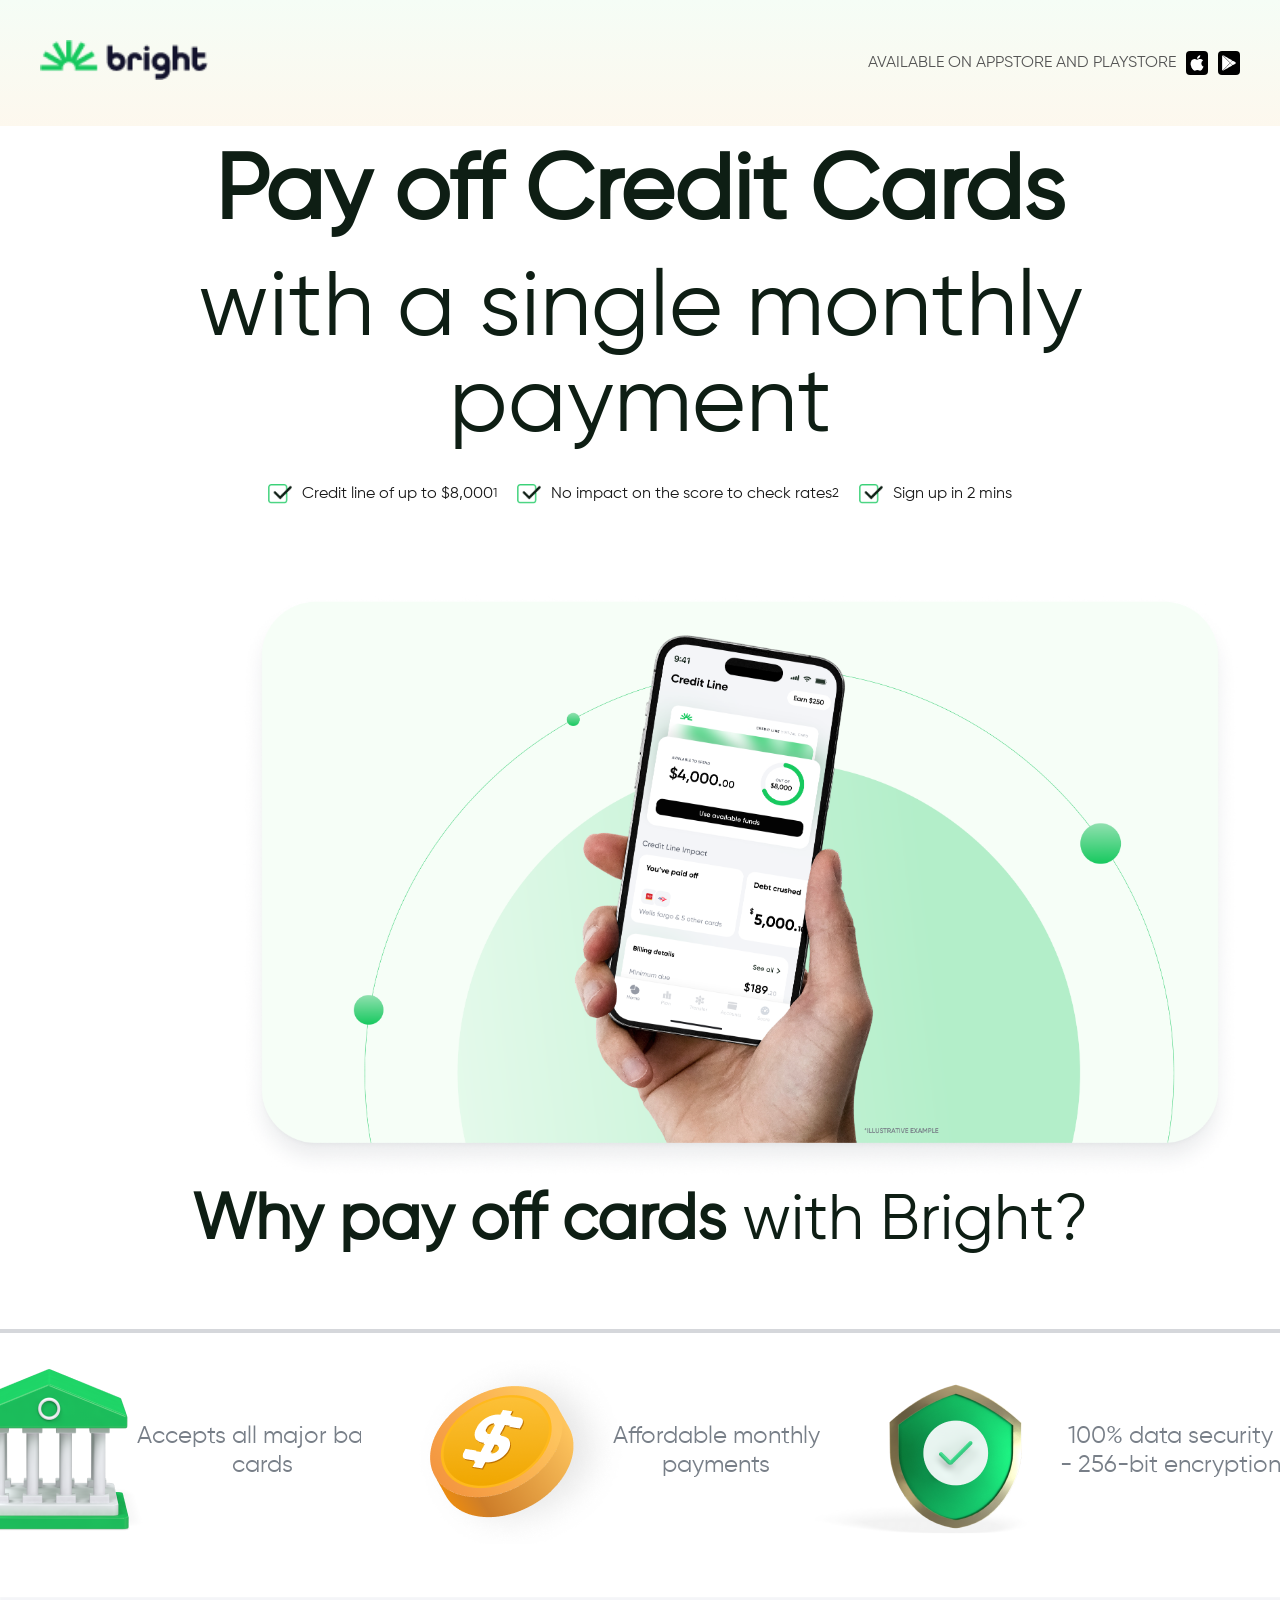
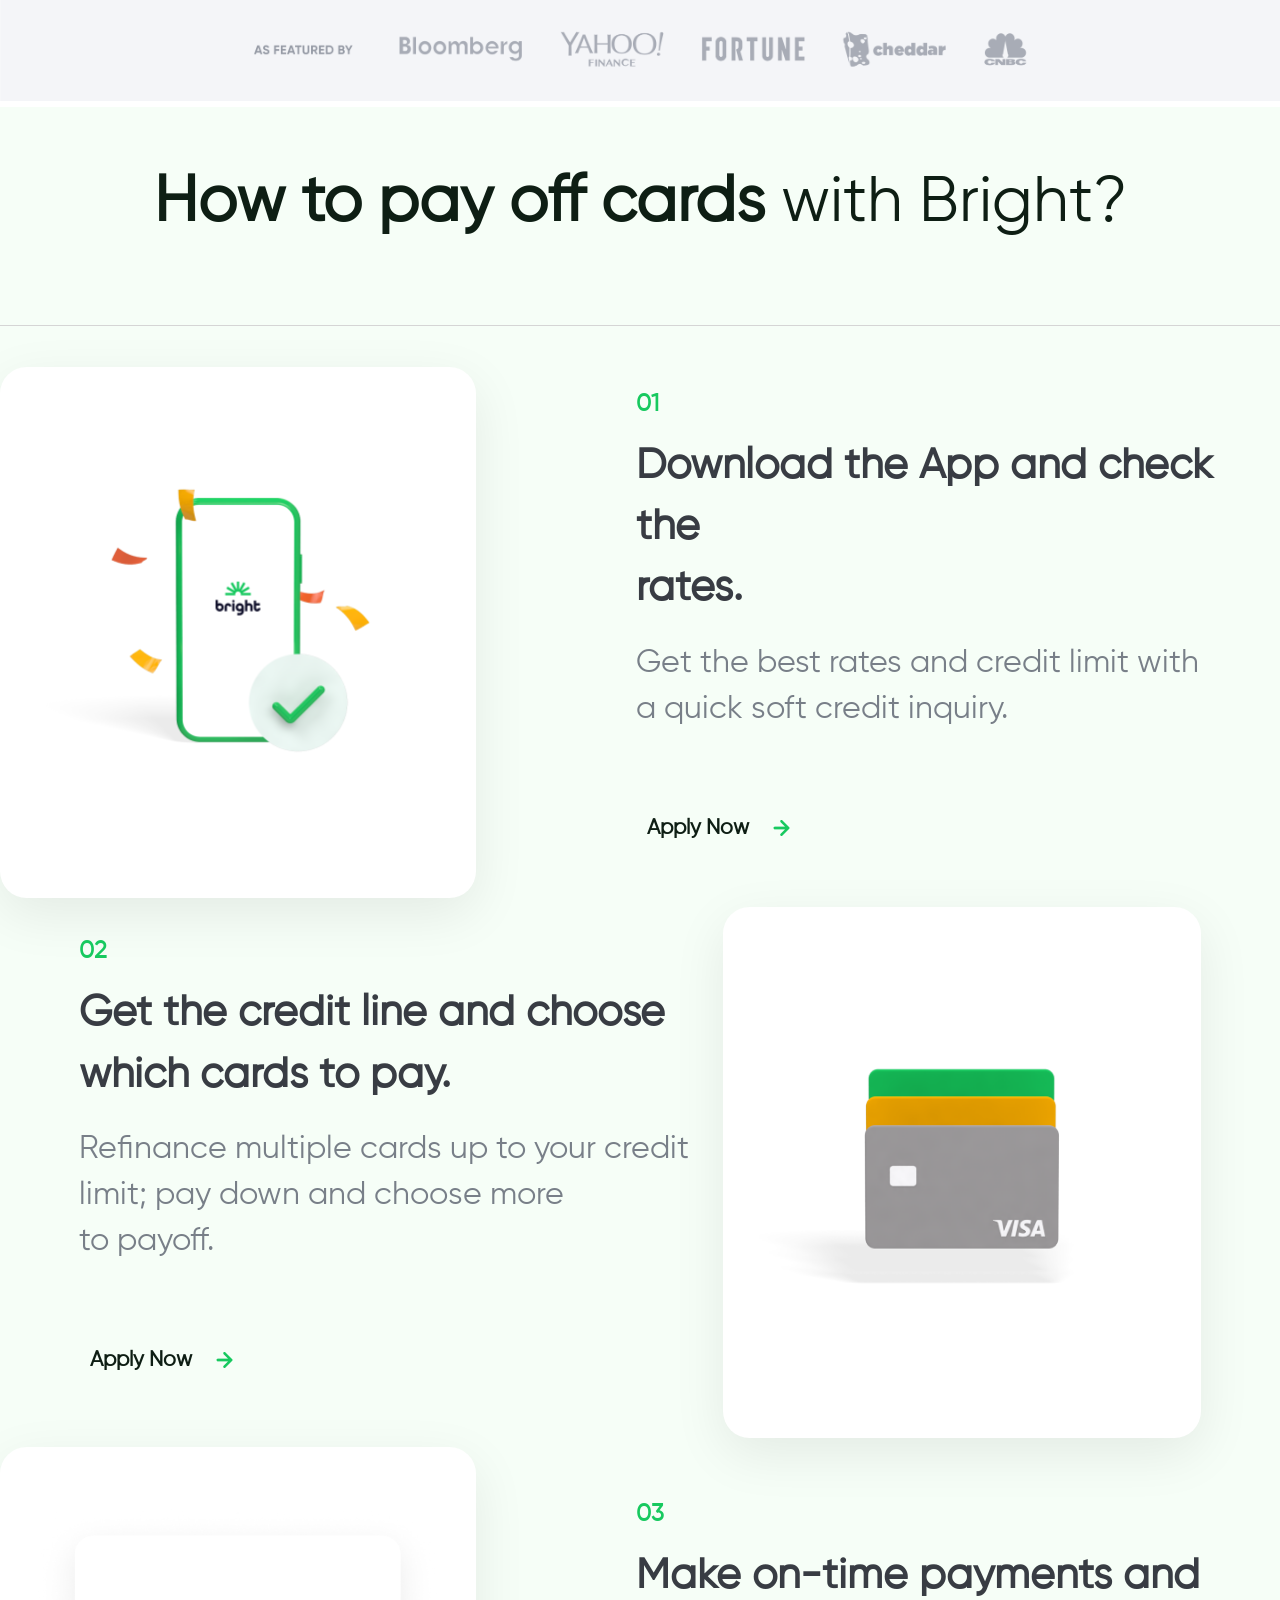
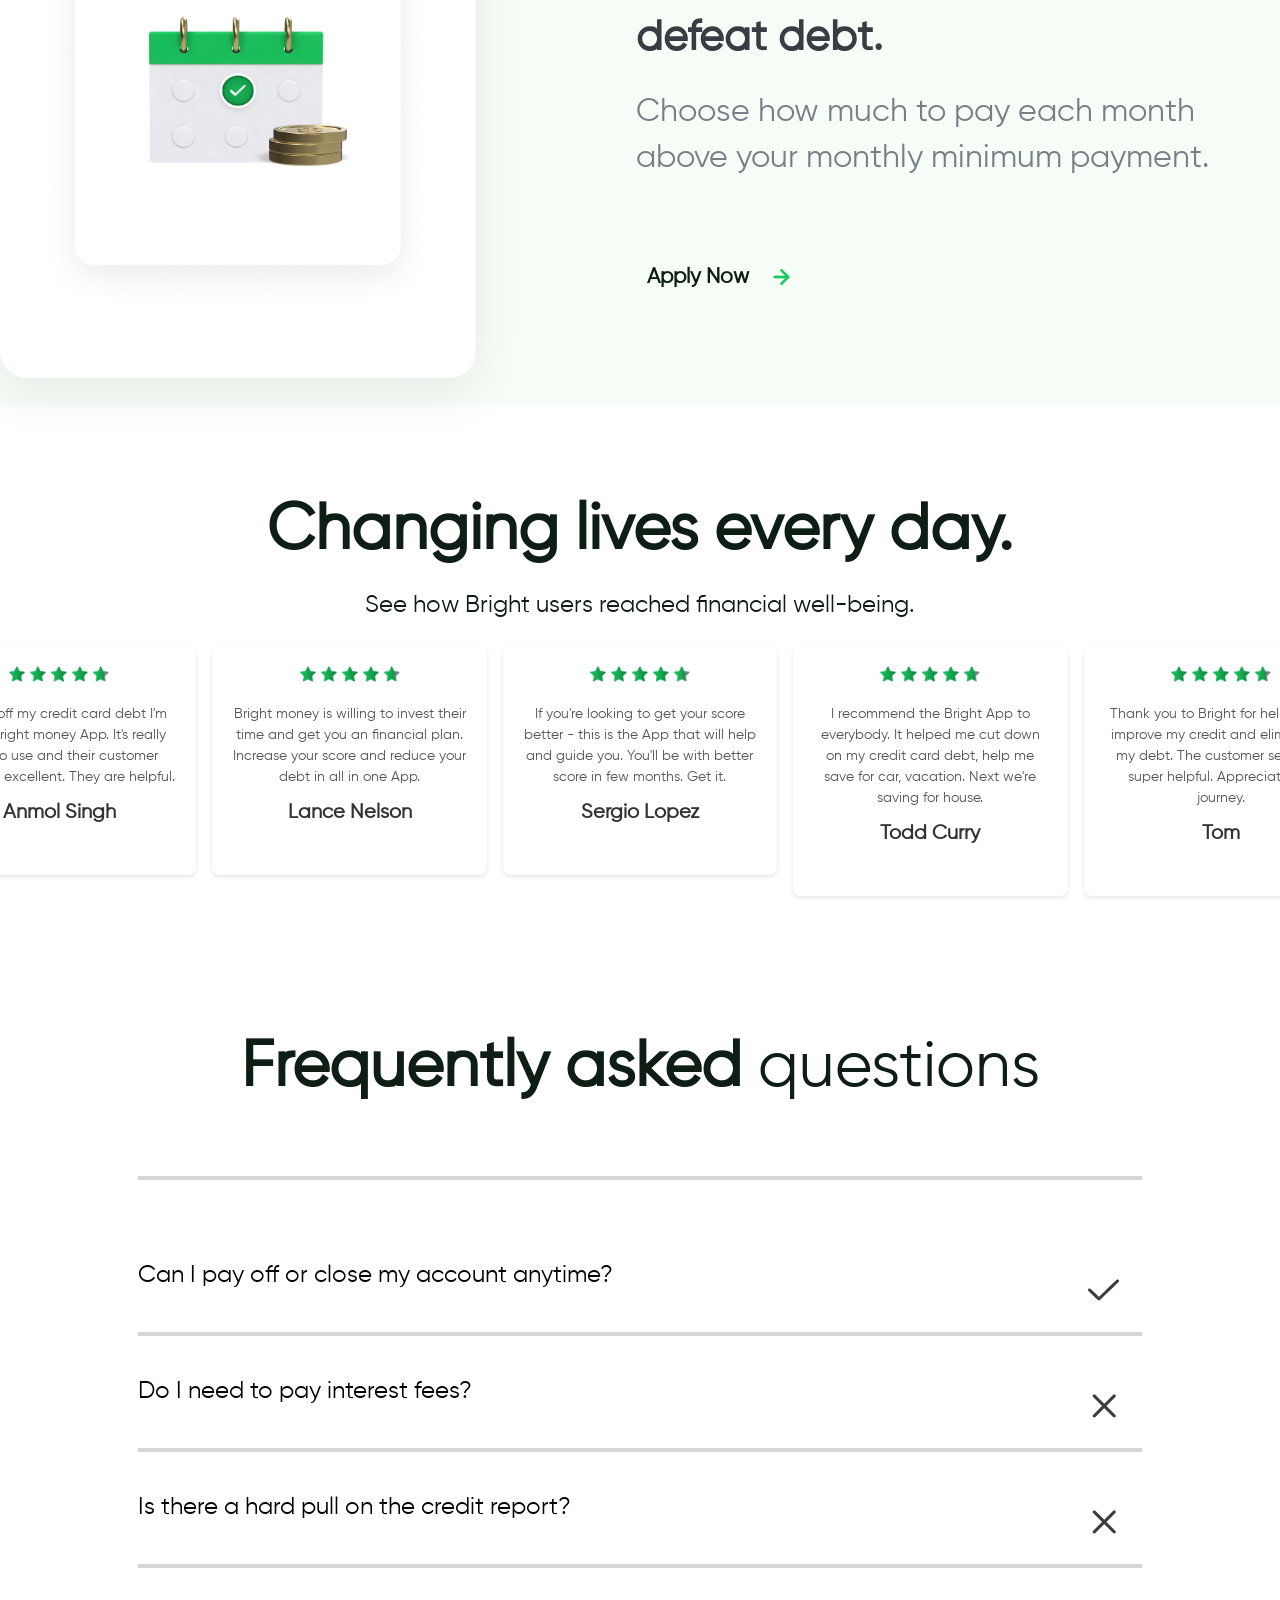
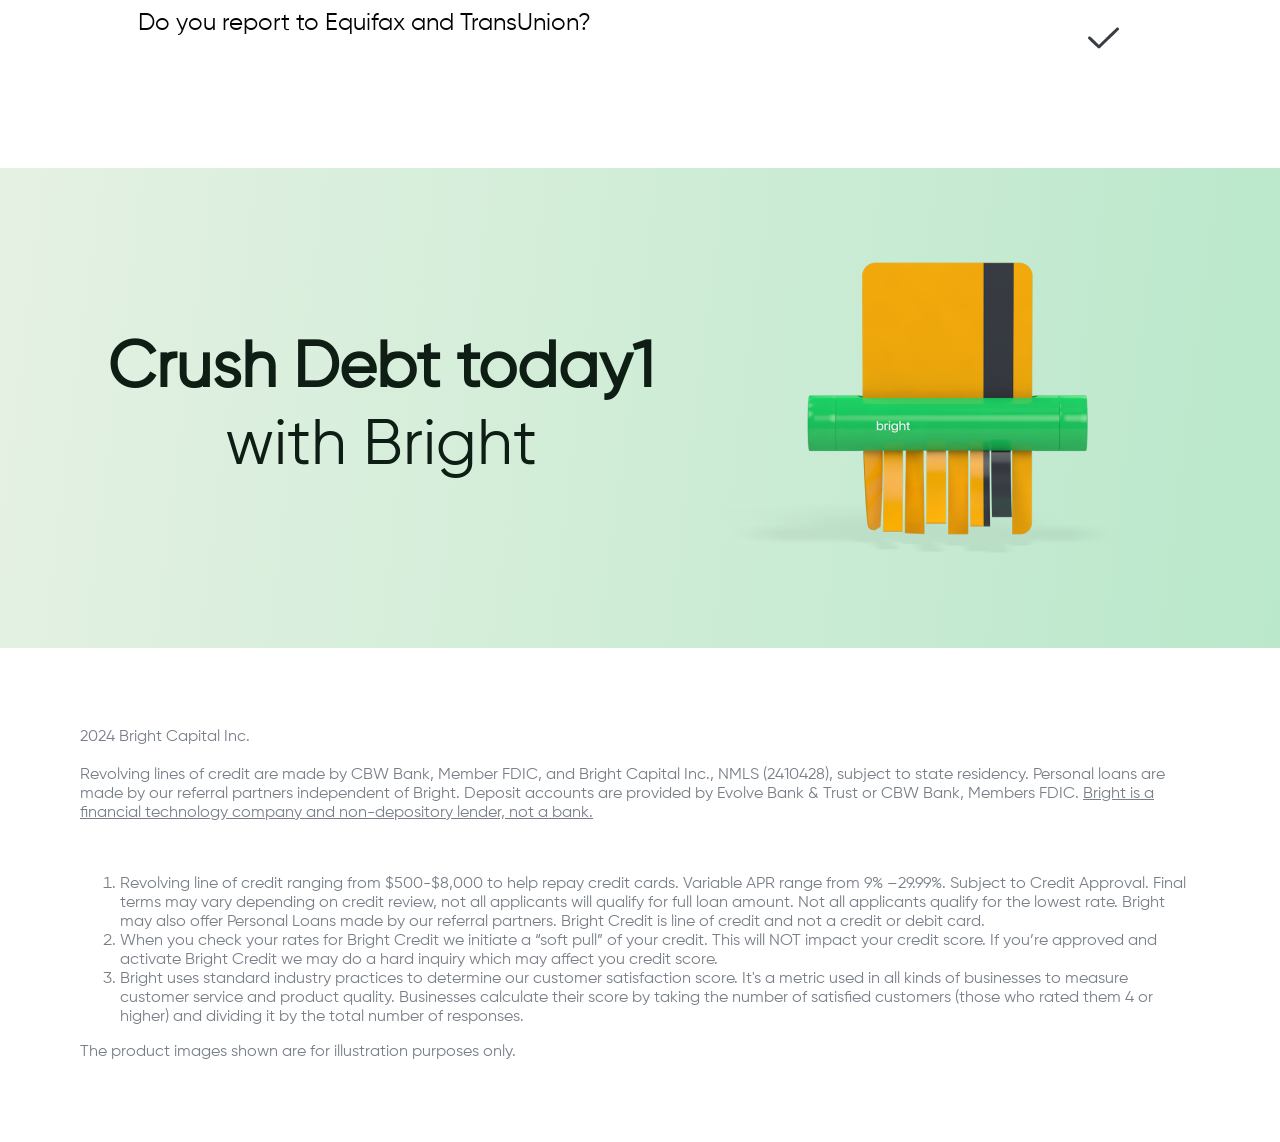
<file: index.html>
<!DOCTYPE html>
<html lang="en">
  <head>
    <!--Google Tag Manager -->
    <script>
      (function (w, d, s, l, i) {
        w[l] = w[l] || [];
        w[l].push({ "gtm.start": new Date().getTime(), event: "gtm.js" });
        var f = d.getElementsByTagName(s)[0],
          j = d.createElement(s),
          dl = l != "dataLayer" ? "&l=" + l : "";
        j.async = true;
        j.src = "https://www.googletagmanager.com/gtm.js?id=" + i + dl;
        f.parentNode.insertBefore(j, f);
      })(window, document, "script", "dataLayer", "G-F4E2Q1ELGJ");
    </script>
    <!--End Google Tag Manager-->
    <!-- Google tag (gtag.js) -->
    <script
      async
      src="https://www.googletagmanager.com/gtag/js?id=G-F4E2Q1ELGJ"
    ></script>
    <script>
      window.dataLayer = window.dataLayer || [];
      function gtag() {
        dataLayer.push(arguments);
      }
      gtag("js", new Date());

      gtag("config", "G-F4E2Q1ELGJ");
    </script>

    <meta charset="UTF-8" />
    <meta name="viewport" content="width=device-width, initial-scale=1.0" />
    <title>Credit Card Payment</title>
    <link rel="stylesheet" href="styles.css" />
    <script type="application/ld+json">
      {
        "@context": "https://schema.org",
        "@type": "Person",
        "name": "John Doe",
        "jobTitle": "SEO Specialist",
        "url": "https://www.johndoe.com",
        "image": "https://www.johndoe.com/john-doe.jpg",
        "description": "John Doe is an expert in Search Engine Optimization with 10+ years of experience.",
        "sameAs": [
          "https://www.linkedin.com/in/johndoe",
          "https://twitter.com/johndoe"
        ]
      }
    </script>
    <script type="application/ld+json">
      {
        "@context": "https://schema.org",
        "@type": "Product",
        "name": "SEO Guide Book",
        "image": ["https://www.example.com/images/seo-guide-book.jpg"],
        "description": "A comprehensive guide to mastering SEO optimization.",
        "brand": {
          "@type": "Brand",
          "name": "SEO Guru"
        },
        "sku": "12345",
        "offers": {
          "@type": "Offer",
          "url": "https://www.example.com/seo-guide-book",
          "priceCurrency": "USD",
          "price": "29.99",
          "itemCondition": "https://schema.org/NewCondition",
          "availability": "https://schema.org/InStock"
        }
      }
    </script>
  </head>
  <body>
    <!-- Google Tag Manager (noscript) -->
    <noscript
      ><iframe
        src="https://www.googletagmanager.com/ns.html?id=G-F4E2Q1ELGJ"
        height="0"
        width="0"
        style="display: none; visibility: hidden"
      ></iframe
    ></noscript>
    <!-- End Google Tag Manager (noscript) -->
    <header>
      <div class="container">
        <div class="navbar">
          <div class="logo">
            <img
              src="./public/Bright Primary Horizontal - Dark.png"
              alt="Bright Logo"
            />
          </div>
          <div class="top-right-div">
            <p>AVAILABLE ON APPSTORE AND PLAYSTORE</p>
            <div class="top-right">
              <img src="./public/Apple Icon.png" alt="App Store" />
              <img src="public/Gplay Icon.png" alt="Play Store" />
            </div>
          </div>
        </div>
      </div>
    </header>
    <main>
      <section>
        <div class="hero-text">
          <h1>Pay off Credit Cards<br /></h1>
          <p>with a single monthly payment</p>
        </div>
        <div class="features">
          <div class="feature">
            <img src="./public/checkmark.png" alt="Checkmark" />
            Credit line of up to $8,000<sup>1</sup>
          </div>
          <div class="feature">
            <img src="./public/checkmark.png" alt="Checkmark" />
            No impact on the score to check rates<sup>2</sup>
          </div>
          <div class="feature">
            <img src="./public/checkmark.png" alt="Checkmark" />
            Sign up in 2 mins
          </div>
        </div>
        <div class="hero-image">
          <img src="./public/image_hero_main.png" alt="Hero Image" />
        </div>
      </section>

      <section class="why-bright-section">
        <div class="why-bright-header">
          <div class="why-bright-title">
            <span class="why-bright-title-bold">Why pay off cards </span>
            <span class="why-bright-title-light">with Bright?</span>
          </div>
        </div>
        <div class="why-bright-divider"></div>
        <div class="why-bright-features">
          <div class="why-bright-feature-item">
            <div class="why-bright-feature-icon">
              <img src="./public/BankImage.png" alt="Bank cards" />
            </div>
            <div class="why-bright-feature-text">
              Accepts all major bank <br />
              cards
            </div>
          </div>

          <div class="why-bright-feature-item">
            <div class="why-bright-feature-icon">
              <img src="./public/CoinImage.png" alt="Data security" />
            </div>
            <div class="why-bright-feature-text">
              Affordable monthly <br />
              payments
            </div>
          </div>
          <div class="why-bright-feature-item">
            <div class="why-bright-feature-icon">
              <img
                src="./public/Security.png"
                alt="Encryption"
                class="feature-overlay"
              />
            </div>
            <div class="why-bright-feature-text">
              100% data security<br />
              - 256-bit encryption
            </div>
          </div>
        </div>
      </section>

      <section class="companyList">
        <img
          src="./public/CompanyList.png"
          alt="Company List"
          class="company-list"
        />
      </section>

      <section class="bg-how-to-pay">
        <div class="how-to-pay-section">
          <div class="how-to-pay-title">
            <span class="how-to-pay-bold">How to pay off cards </span>
            <span class="how-to-pay-light">with Bright?</span>
          </div>

          <div class="how-to-pay-step">
            <div class="step-image-wrapper">
              <img src="./public/mobileImage.png" alt="Step Image" />
            </div>
            <div class="step-content">
              <div class="step-details">
                <div class="step-number">01</div>
                <div class="step-title">
                  Download the App and check the <br />
                  rates.
                </div>
                <div class="step-description">
                  Get the best rates and credit limit with <br />a quick soft
                  credit inquiry.
                </div>
              </div>
              <div class="apply-now">
                <div class="apply-text">Apply Now</div>
                <img src="./public/right arrow.png" alt="Right Arrow" />
              </div>
            </div>
          </div>
          <div class="how-to-pay-step-2">
            <div class="step-image-wrapper">
              <img src="./public/Card.png" alt="Step Image" />
            </div>
            <div class="step-content">
              <div class="step-details">
                <div class="step-number">02</div>
                <div class="step-title">
                  Get the credit line and choose <br />which cards to pay.
                </div>
                <div class="step-description">
                  Refinance multiple cards up to your credit<br />
                  limit; pay down and choose more<br />
                  to payoff.
                </div>
              </div>
              <div class="apply-now">
                <div class="apply-text">Apply Now</div>
                <img src="./public/right arrow.png" alt="Right Arrow" />
              </div>
            </div>
          </div>

          <div class="how-to-pay-step">
            <div class="step-image-wrapper">
              <img src="./public/Calender.png" alt="Step Image" />
            </div>
            <div class="step-content">
              <div class="step-details">
                <div class="step-number">03</div>
                <div class="step-title">
                  Make on-time payments and defeat debt.
                </div>
                <div class="step-description">
                  Choose how much to pay each month<br />
                  above your monthly minimum payment.
                </div>
              </div>
              <div class="apply-now">
                <div class="apply-text">Apply Now</div>
                <img src="./public/right arrow.png" alt="Right Arrow" />
              </div>
            </div>
          </div>
        </div>
      </section>

      <!-- Testimonials Section -->
      <section class="testimonials-container">
        <div class="testimonials-wrapper">
          <div class="testimonials-header">
            <div class="header-content">
              <h1 class="main-heading">Changing lives every day.</h1>
              <p class="sub-heading">
                See how Bright users reached financial well-being.
              </p>
            </div>
          </div>

          <div class="testimonials-grid">
            <!-- Testimonial Card 1 -->
            <article class="testimonial-card-wrapper">
              <div class="testimonial-card">
                <div class="rating-container">
                  <img src="./public/RATING.png" alt="Rating" />
                </div>
                <div class="testimonial-content">
                  <p class="testimonial-text">
                    To Pay off my credit card debt I'm using Bright money App.
                    It's really easy to use and their customer service is
                    excellent. They are helpful.
                  </p>
                  <p class="testimonial-author">Anmol Singh</p>
                </div>
              </div>
            </article>

            <!-- Testimonial Card 2 -->
            <article class="testimonial-card-wrapper">
              <div class="testimonial-card">
                <div class="rating-container">
                  <img src="./public/RATING.png" alt="Rating" />
                </div>
                <div class="testimonial-content">
                  <p class="testimonial-text">
                    Bright money is willing to invest their time and get you an
                    financial plan. Increase your score and reduce your debt in
                    all in one App.
                  </p>
                  <p class="testimonial-author">Lance Nelson</p>
                </div>
              </div>
            </article>

            <!-- Testimonial Card 3 -->
            <article class="testimonial-card-wrapper">
              <div class="testimonial-card">
                <div class="rating-container">
                  <img src="./public/RATING.png" alt="Rating" />
                </div>
                <div class="testimonial-content">
                  <p class="testimonial-text">
                    If you're looking to get your score better - this is the App
                    that will help and guide you. You'll be with better score in
                    few months. Get it.
                  </p>
                  <p class="testimonial-author">Sergio Lopez</p>
                </div>
              </div>
            </article>

            <!-- Testimonial Card 4 -->
            <article class="testimonial-card-wrapper">
              <div class="testimonial-card">
                <div class="rating-container">
                  <img src="./public/RATING.png" alt="Rating" />
                </div>
                <div class="testimonial-content">
                  <p class="testimonial-text">
                    I recommend the Bright App to everybody. It helped me cut
                    down on my credit card debt, help me save for car, vacation.
                    Next we're saving for house.
                  </p>
                  <p class="testimonial-author">Todd Curry</p>
                </div>
              </div>
            </article>

            <!-- Testimonial Card 5 -->
            <article class="testimonial-card-wrapper">
              <div class="testimonial-card">
                <div class="rating-container">
                  <img src="./public/RATING.png" alt="Rating" />
                </div>
                <div class="testimonial-content">
                  <p class="testimonial-text">
                    Thank you to Bright for helping me improve my credit and
                    eliminating my debt. The customer service is super helpful.
                    Appreciate the journey.
                  </p>
                  <p class="testimonial-author">Tom</p>
                </div>
              </div>
            </article>
          </div>
        </div>
      </section>

      <section class="faq">
        <div class="faq__container">
          <div class="faq__header">
            <span class="faq__title faq__title--bold">Frequently asked </span>
            <span class="faq__title">questions</span>
          </div>

          <div class="faq__divider"></div>

          <div class="faq__content">
            <div class="faq__item">
              <div class="faq__icon-wrapper">
                <img src="./public/tick.png" alt="Tick" />
              </div>
              <div class="faq__question">
                Can I pay off or close my account anytime?
              </div>
            </div>

            <div class="faq__divider"></div>

            <div class="faq__item">
              <div class="faq__icon-wrapper">
                <img src="./public/cross.png" alt="Tick" />
              </div>
              <div class="faq__question">Do I need to pay interest fees?</div>
            </div>

            <div class="faq__divider"></div>

            <div class="faq__item">
              <div class="faq__icon-wrapper">
                <img src="./public/cross.png" alt="Tick" />
              </div>
              <div class="faq__question">
                Is there a hard pull on the credit report?
              </div>
            </div>

            <div class="faq__divider"></div>

            <div class="faq__item">
              <div class="faq__icon-wrapper">
                <img src="./public/tick.png" alt="Tick" />
              </div>
              <div class="faq__question">
                Do you report to Equifax and TransUnion?
              </div>
            </div>
          </div>
        </div>
      </section>

      <section class="foot-upper-container">
        <div class="foot-upper-content">
          <div class="foot-upper-text-wrapper">
            <div class="foot-upper-headline">
              <span class="foot-upper-headline-bold">Crush Debt today1 </span
              ><br />
              <span class="foot-upper-headline-regular">with Bright</span>
            </div>
          </div>
          <button
            class="get-started-btn"
            onclick="window.open('https://www.brightmoney.co/', '_blank');"
          >
            <h1>Get Started</h1>
            <img src="./public/Right Icon.png" alt="Right Icon" />
          </button>
        </div>

        <div class="foot-upper-image-container">
          <img
            src="./public/CreditCard.png"
            alt="Hero illustration"
            class="foot-upper-image"
          />
        </div>
      </section>
    </main>
  </body>
  <footer>
    <section class="footer">
      <div>
        <span
          style="
            color: #787f88;
            font-size: 16px;
            font-family: Gilroy;
            font-weight: 500;
            word-wrap: break-word;
          "
          >2024 Bright Capital Inc.<br /><br />Revolving lines of credit are
          made by CBW Bank, Member FDIC, and Bright Capital Inc., NMLS
          (2410428), subject to state residency. Personal loans are made by our
          referral partners independent of Bright. Deposit accounts are provided
          by Evolve Bank & Trust or CBW Bank, Members FDIC. </span
        ><span
          style="
            color: #787f88;
            font-size: 16px;
            font-family: Gilroy;
            font-weight: 500;
            text-decoration: underline;
            word-wrap: break-word;
          "
          >Bright is a financial technology company and non-depository lender,
          not a bank.</span
        >
      </div>
      <div>
        <ol
          style="
            color: #787f88;
            font-size: 16px;
            font-family: Gilroy;
            font-weight: 400;
            word-wrap: break-word;
          "
        >
          <li>
            Revolving line of credit ranging from $500-$8,000 to help repay
            credit cards. Variable APR range from 9% –29.99%. Subject to Credit
            Approval. Final terms may vary depending on credit review, not all
            applicants will qualify for full loan amount. Not all applicants
            qualify for the lowest rate. Bright may also offer Personal Loans
            made by our referral partners. Bright Credit is line of credit and
            not a credit or debit card.
          </li>
          <li>
            When you check your rates for Bright Credit we initiate a “soft
            pull” of your credit. This will NOT impact your credit score. If
            you’re approved and activate Bright Credit we may do a hard inquiry
            which may affect you credit score.
          </li>
          <li>
            Bright uses standard industry practices to determine our customer
            satisfaction score. It's a metric used in all kinds of businesses to
            measure customer service and product quality. Businesses calculate
            their score by taking the number of satisfied customers (those who
            rated them 4 or higher) and dividing it by the total number of
            responses.
          </li>
        </ol>
        <span
          style="
            color: #787f88;
            font-size: 16px;
            font-family: Gilroy;
            font-weight: 400;
            word-wrap: break-word;
          "
        >
          The product images shown are for illustration purposes only.
        </span>
      </div>
    </section>
  </footer>
</html>
</file>
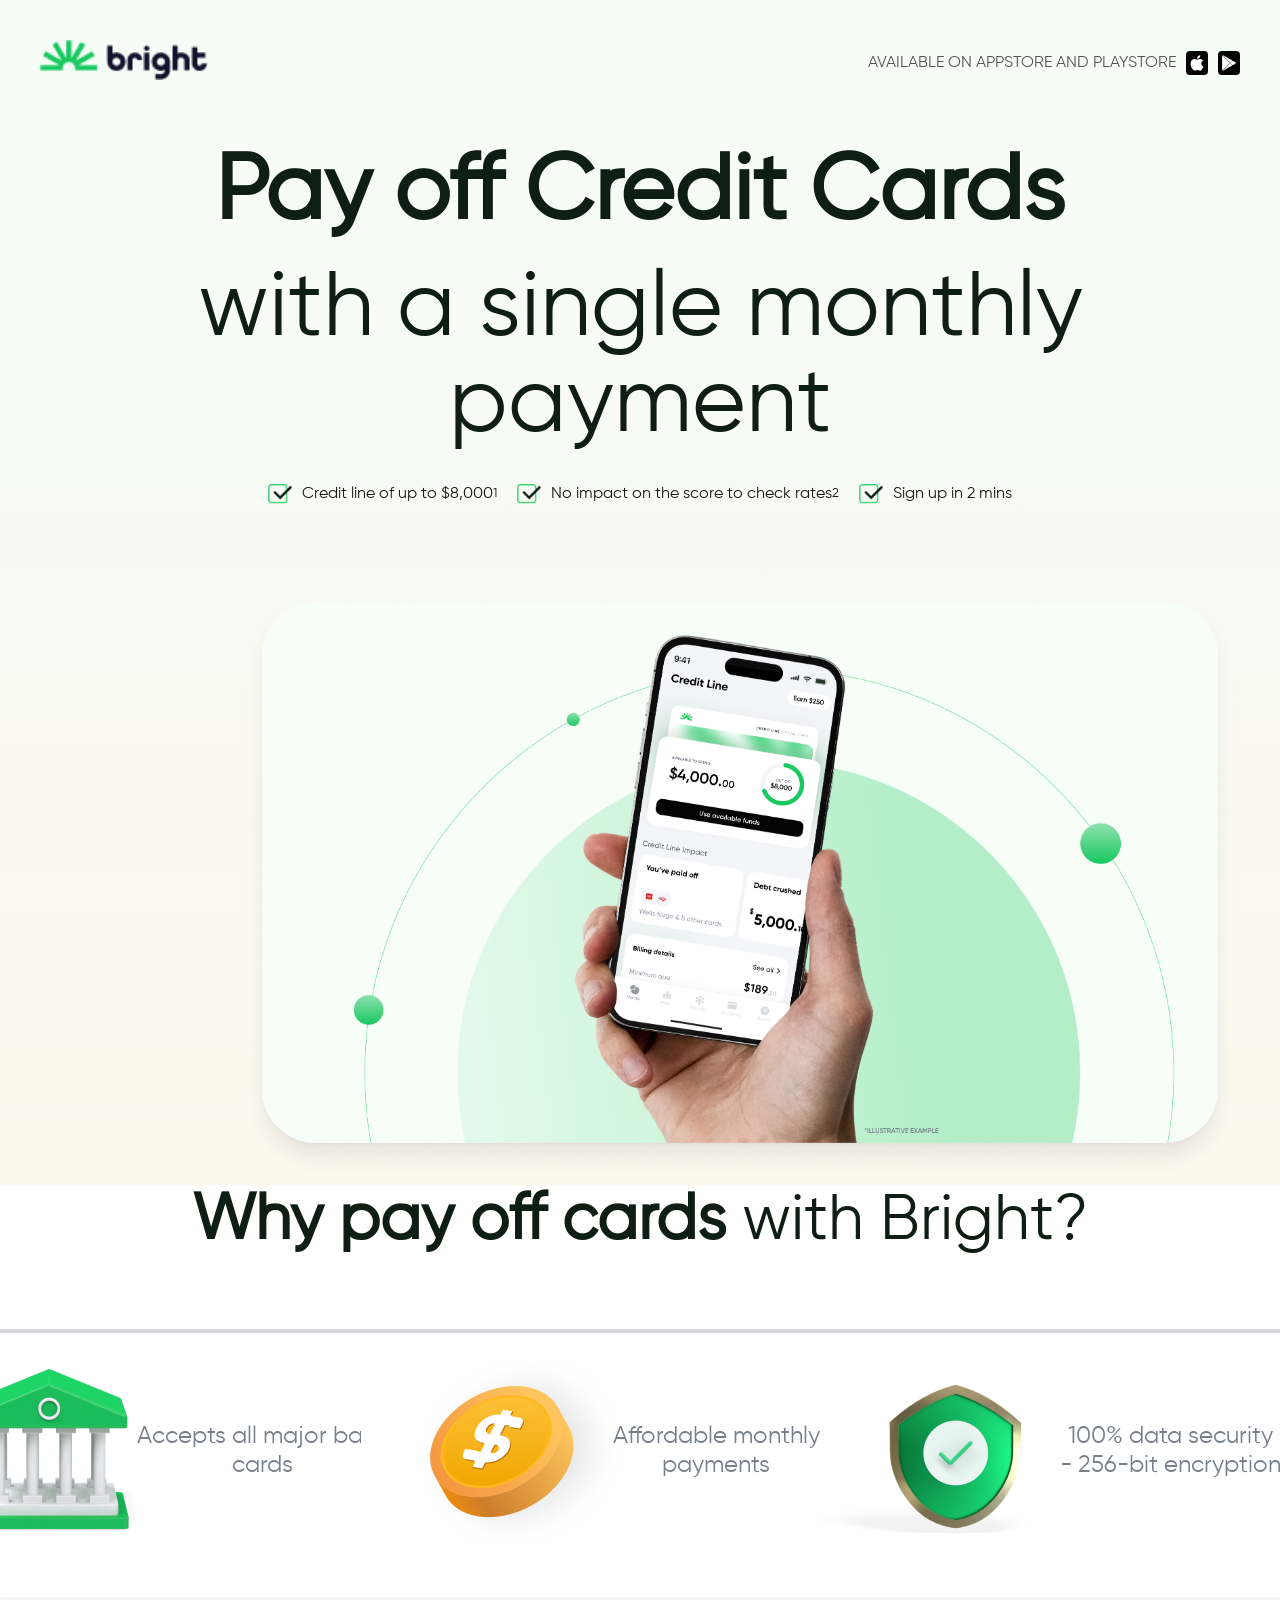
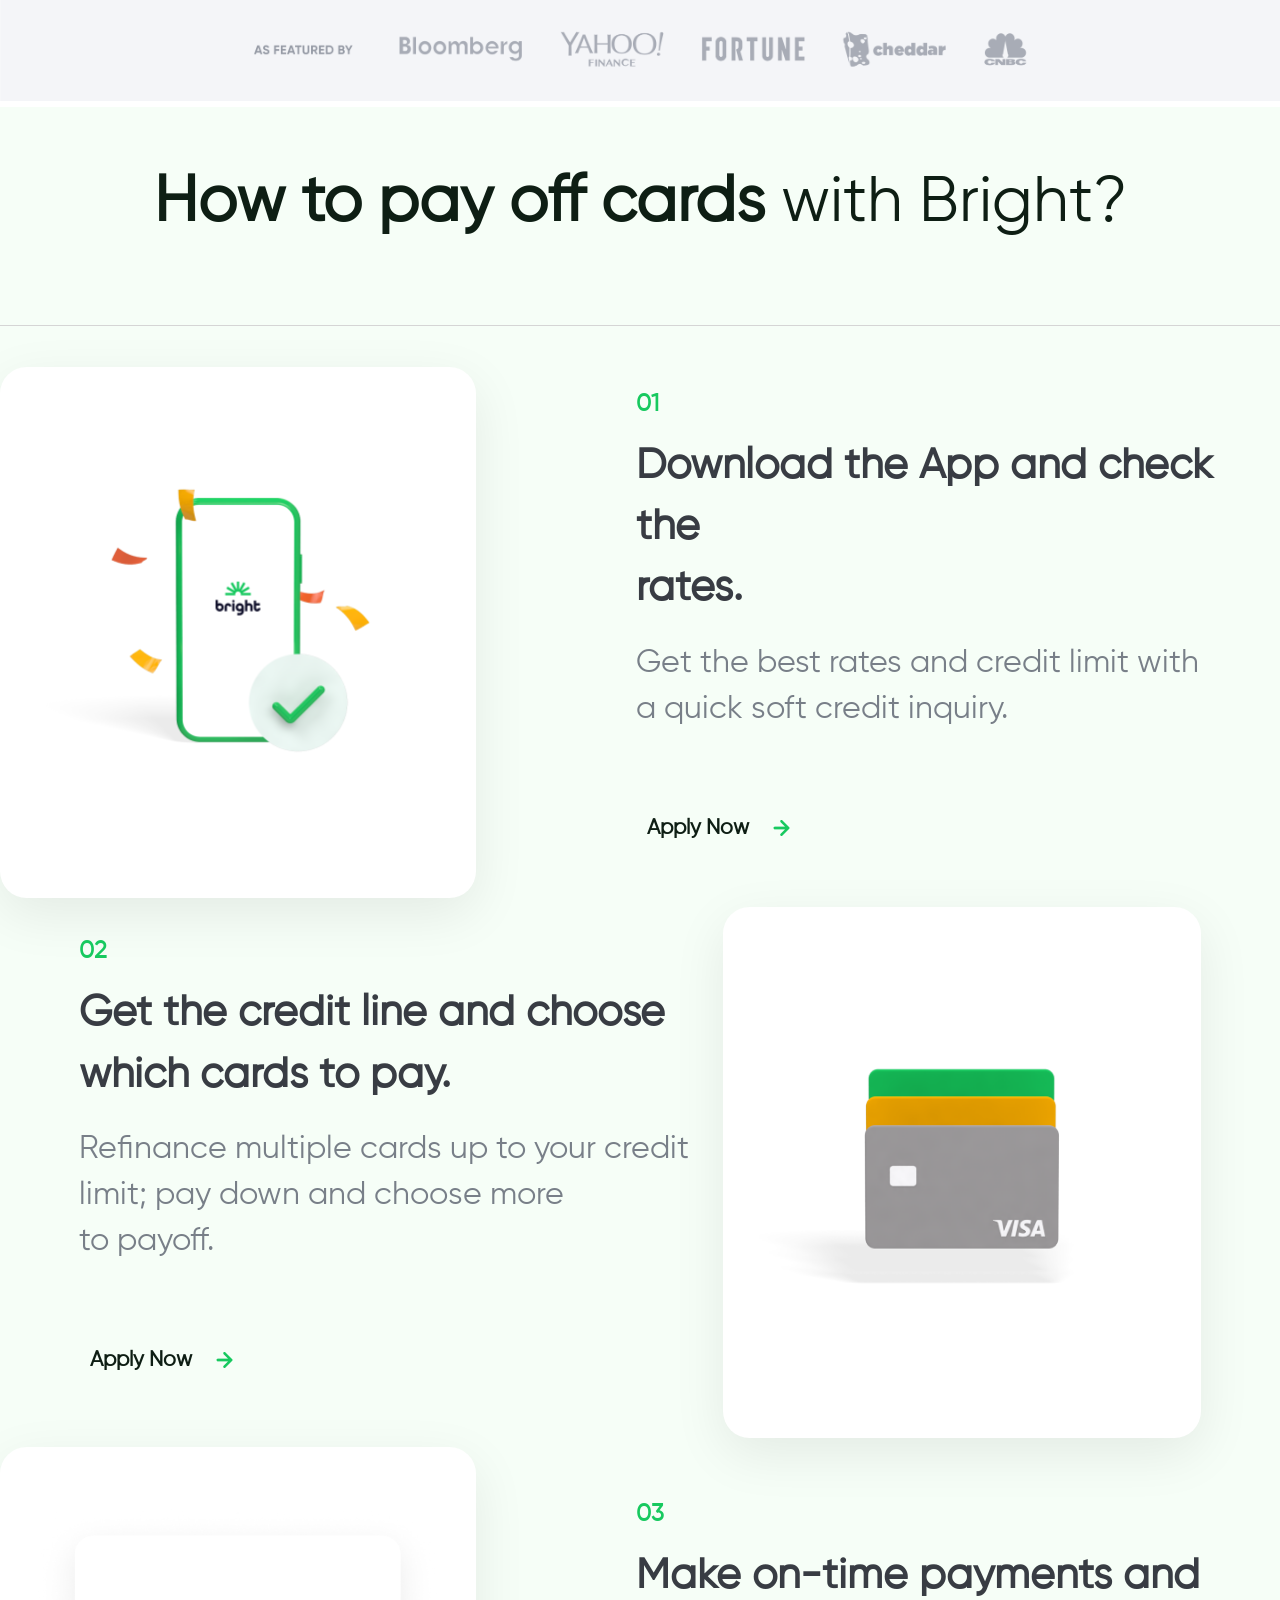
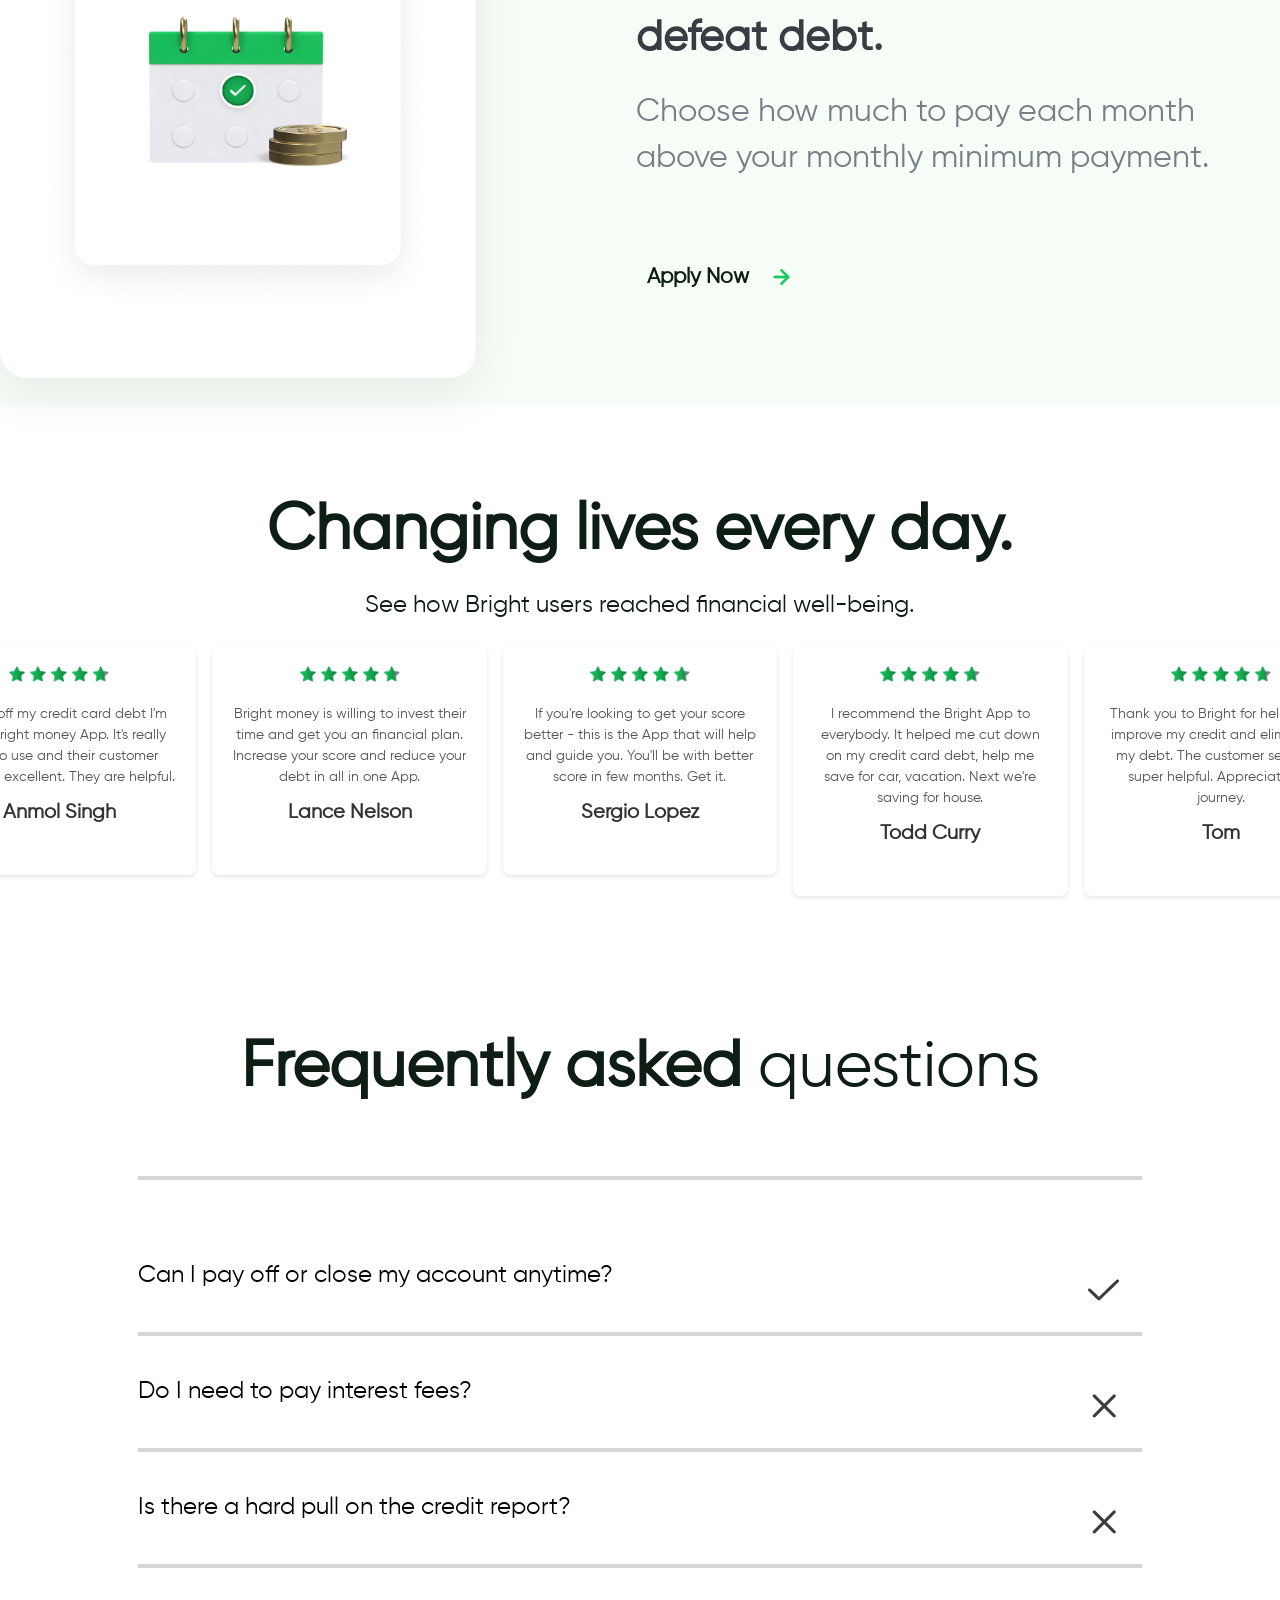
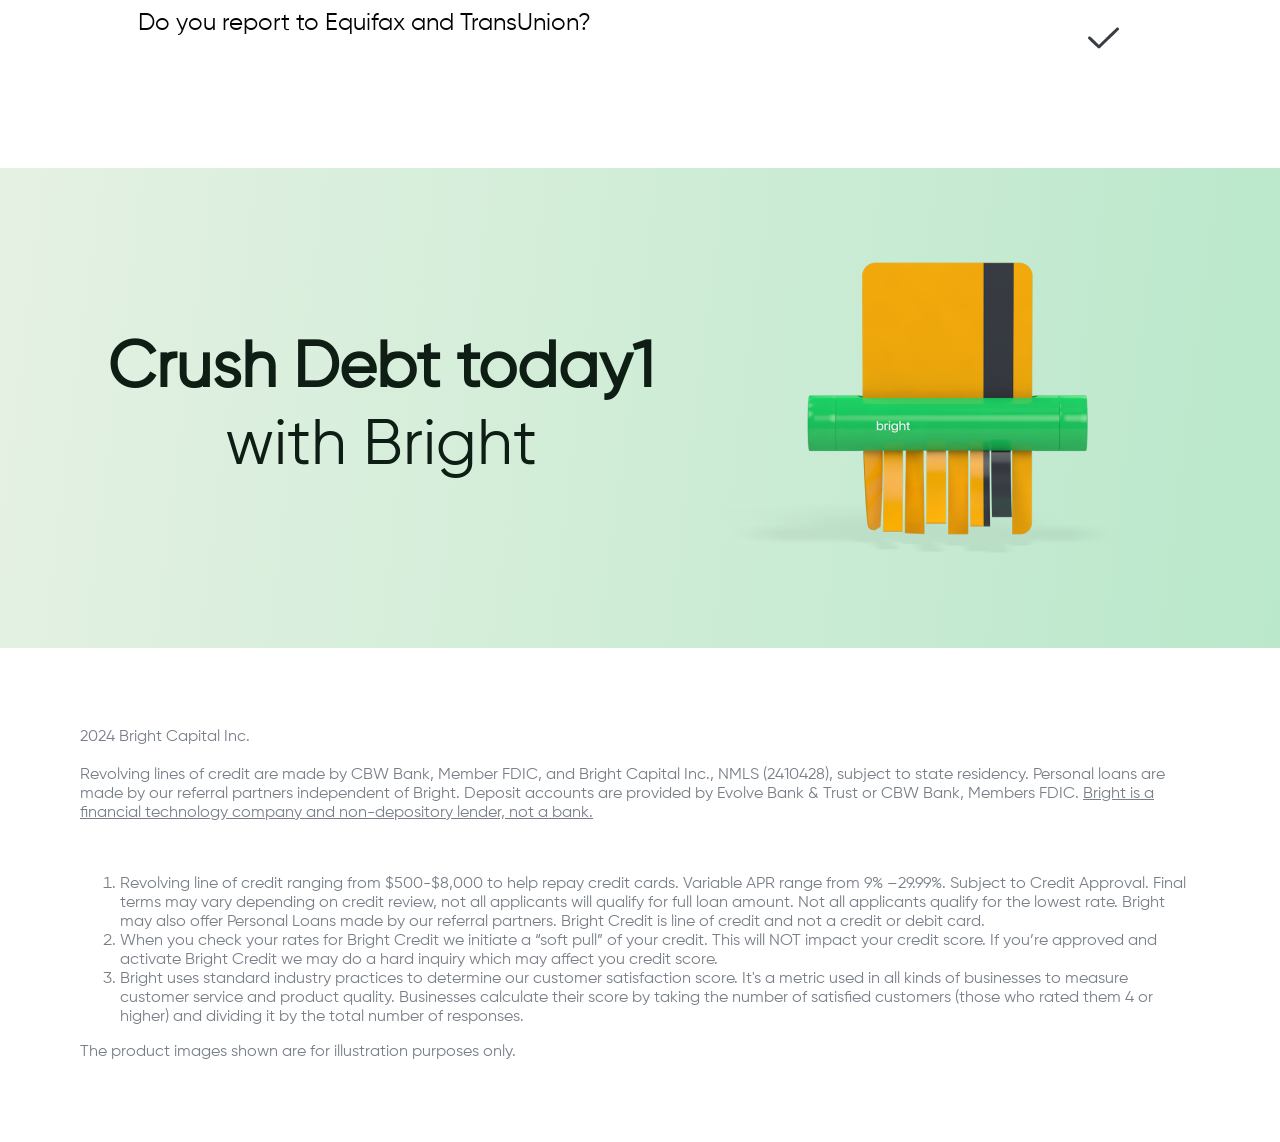
<file: main.html>
<!DOCTYPE html>
<html lang="en">
  <head>
    <!-- Google Tag Manager -->
    <script>
      (function (w, d, s, l, i) {
        w[l] = w[l] || [];
        w[l].push({ "gtm.start": new Date().getTime(), event: "gtm.js" });
        var f = d.getElementsByTagName(s)[0],
          j = d.createElement(s),
          dl = l != "dataLayer" ? "&l=" + l : "";
        j.async = true;
        j.src = "https://www.googletagmanager.com/gtm.js?id=" + i + dl;
        f.parentNode.insertBefore(j, f);
      })(window, document, "script", "dataLayer", "GTM-WM8FBQHL");
    </script>
    <!-- End Google Tag Manager -->

    <meta charset="UTF-8" />
    <meta
      name="viewport"
      content="width=device-width, initial-scale=1.0"
    />
    <title>Credit Card Payment</title>
    <link
      rel="stylesheet"
      href="styles.css"
    />
  </head>
  <body>
    <!-- Google Tag Manager (noscript) -->
    <noscript
      ><iframe
        src="https://www.googletagmanager.com/ns.html?id=GTM-WM8FBQHL"
        height="0"
        width="0"
        style="display: none; visibility: hidden"
      ></iframe
    ></noscript>
    <!-- End Google Tag Manager (noscript) -->

    <div class="container">
      <div class="navbar">
        <div class="logo">
          <img
            src="./public/Bright Primary Horizontal - Dark.png"
            alt="Bright Logo"
          />
        </div>
        <div class="top-right-div">
          <p>AVAILABLE ON APPSTORE AND PLAYSTORE</p>
          <div class="top-right">
            <img
              src="./public/Apple Icon.png"
              alt="App Store"
            />
            <img
              src="public/Gplay Icon.png"
              alt="Play Store"
            />
          </div>
        </div>
      </div>
      <div class="hero-text">
        <h1>Pay off Credit Cards<br /></h1>
        <p>with a single monthly payment</p>
      </div>
      <div class="features">
        <div class="feature">
          <img
            src="./public/checkmark.png"
            alt="Checkmark"
          />
          Credit line of up to $8,000<sup>1</sup>
        </div>
        <div class="feature">
          <img
            src="./public/checkmark.png"
            alt="Checkmark"
          />
          No impact on the score to check rates<sup>2</sup>
        </div>
        <div class="feature">
          <img
            src="./public/checkmark.png"
            alt="Checkmark"
          />
          Sign up in 2 mins
        </div>
      </div>
      <div class="hero-image">
        <img
          src="./public/image_hero_main.png"
          alt="Hero Image"
        />
      </div>
    </div>

    <div class="why-bright-section">
      <div class="why-bright-header">
        <div class="why-bright-title">
          <span class="why-bright-title-bold">Why pay off cards </span>
          <span class="why-bright-title-light">with Bright?</span>
        </div>
      </div>
      <div class="why-bright-divider"></div>
      <div class="why-bright-features">
        <div class="why-bright-feature-item">
          <div class="why-bright-feature-icon">
            <img
              src="./public/BankImage.png"
              alt="Bank cards"
            />
          </div>
          <div class="why-bright-feature-text">
            Accepts all major bank <br />
            cards
          </div>
        </div>

        <div class="why-bright-feature-item">
          <div class="why-bright-feature-icon">
            <img
              src="./public/CoinImage.png"
              alt="Data security"
            />
          </div>
          <div class="why-bright-feature-text">
            Affordable monthly <br />
            payments
          </div>
        </div>
        <div class="why-bright-feature-item">
          <div class="why-bright-feature-icon">
            <img
              src="./public/Security.png"
              alt="Encryption"
              class="feature-overlay"
            />
          </div>
          <div class="why-bright-feature-text">
            100% data security<br />
            - 256-bit encryption
          </div>
        </div>
      </div>
    </div>

    <div class="companyList">
      <img
        src="./public/CompanyList.png"
        alt="Company List"
        class="company-list"
      />
    </div>

    <div class="bg-how-to-pay">
      <div class="how-to-pay-section">
        <div class="how-to-pay-title">
          <span class="how-to-pay-bold">How to pay off cards </span>
          <span class="how-to-pay-light">with Bright?</span>
        </div>

        <div class="how-to-pay-step">
          <div class="step-image-wrapper">
            <img
              src="./public/mobileImage.png"
              alt="Step Image"
            />
          </div>
          <div class="step-content">
            <div class="step-details">
              <div class="step-number">01</div>
              <div class="step-title">
                Download the App and check the <br />
                rates.
              </div>
              <div class="step-description">
                Get the best rates and credit limit with <br />a quick soft
                credit inquiry.
              </div>
            </div>
            <div class="apply-now">
              <div class="apply-text">Apply Now</div>
              <img
                src="./public/right arrow.png"
                alt="Right Arrow"
              />
            </div>
          </div>
        </div>
        <div class="how-to-pay-step-2">
          <div class="step-image-wrapper">
            <img
              src="./public/Card.png"
              alt="Step Image"
            />
          </div>
          <div class="step-content">
            <div class="step-details">
              <div class="step-number">02</div>
              <div class="step-title">
                Get the credit line and choose <br />which cards to pay.
              </div>
              <div class="step-description">
                Refinance multiple cards up to your credit<br />
                limit; pay down and choose more<br />
                to payoff.
              </div>
            </div>
            <div class="apply-now">
              <div class="apply-text">Apply Now</div>
              <img
                src="./public/right arrow.png"
                alt="Right Arrow"
              />
            </div>
          </div>
        </div>

        <div class="how-to-pay-step">
          <div class="step-image-wrapper">
            <img
              src="./public/Calender.png"
              alt="Step Image"
            />
          </div>
          <div class="step-content">
            <div class="step-details">
              <div class="step-number">03</div>
              <div class="step-title">
                Make on-time payments and defeat debt.
              </div>
              <div class="step-description">
                Choose how much to pay each month<br />
                above your monthly minimum payment.
              </div>
            </div>
            <div class="apply-now">
              <div class="apply-text">Apply Now</div>
              <img
                src="./public/right arrow.png"
                alt="Right Arrow"
              />
            </div>
          </div>
        </div>
      </div>
    </div>

    <!-- Testimonials Section -->
    <div class="testimonials-container">
      <div class="testimonials-wrapper">
        <div class="testimonials-header">
          <div class="header-content">
            <h1 class="main-heading">Changing lives every day.</h1>
            <p class="sub-heading">
              See how Bright users reached financial well-being.
            </p>
          </div>
        </div>

        <div class="testimonials-grid">
          <!-- Testimonial Card 1 -->
          <div class="testimonial-card-wrapper">
            <div class="testimonial-card">
              <div class="rating-container">
                <img
                  src="./public/RATING.png"
                  alt="Rating"
                />
              </div>
              <div class="testimonial-content">
                <p class="testimonial-text">
                  To Pay off my credit card debt I'm using Bright money App.
                  It's really easy to use and their customer service is
                  excellent. They are helpful.
                </p>
                <p class="testimonial-author">Anmol Singh</p>
              </div>
            </div>
          </div>

          <!-- Testimonial Card 2 -->
          <div class="testimonial-card-wrapper">
            <div class="testimonial-card">
              <div class="rating-container">
                <img
                  src="./public/RATING.png"
                  alt="Rating"
                />
              </div>
              <div class="testimonial-content">
                <p class="testimonial-text">
                  Bright money is willing to invest their time and get you an
                  financial plan. Increase your score and reduce your debt in
                  all in one App.
                </p>
                <p class="testimonial-author">Lance Nelson</p>
              </div>
            </div>
          </div>

          <!-- Testimonial Card 3 -->
          <div class="testimonial-card-wrapper">
            <div class="testimonial-card">
              <div class="rating-container">
                <img
                  src="./public/RATING.png"
                  alt="Rating"
                />
              </div>
              <div class="testimonial-content">
                <p class="testimonial-text">
                  If you're looking to get your score better - this is the App
                  that will help and guide you. You'll be with better score in
                  few months. Get it.
                </p>
                <p class="testimonial-author">Sergio Lopez</p>
              </div>
            </div>
          </div>

          <!-- Testimonial Card 4 -->
          <div class="testimonial-card-wrapper">
            <div class="testimonial-card">
              <div class="rating-container">
                <img
                  src="./public/RATING.png"
                  alt="Rating"
                />
              </div>
              <div class="testimonial-content">
                <p class="testimonial-text">
                  I recommend the Bright App to everybody. It helped me cut down
                  on my credit card debt, help me save for car, vacation. Next
                  we're saving for house.
                </p>
                <p class="testimonial-author">Todd Curry</p>
              </div>
            </div>
          </div>

          <!-- Testimonial Card 5 -->
          <div class="testimonial-card-wrapper">
            <div class="testimonial-card">
              <div class="rating-container">
                <img
                  src="./public/RATING.png"
                  alt="Rating"
                />
              </div>
              <div class="testimonial-content">
                <p class="testimonial-text">
                  Thank you to Bright for helping me improve my credit and
                  eliminating my debt. The customer service is super helpful.
                  Appreciate the journey.
                </p>
                <p class="testimonial-author">Tom</p>
              </div>
            </div>
          </div>
        </div>
      </div>
    </div>

    <div class="faq">
      <div class="faq__container">
        <div class="faq__header">
          <span class="faq__title faq__title--bold">Frequently asked </span>
          <span class="faq__title">questions</span>
        </div>

        <div class="faq__divider"></div>

        <div class="faq__content">
          <div class="faq__item">
            <div class="faq__icon-wrapper">
              <img
                src="./public/tick.png"
                alt="Tick"
              />
            </div>
            <div class="faq__question">
              Can I pay off or close my account anytime?
            </div>
          </div>

          <div class="faq__divider"></div>

          <div class="faq__item">
            <div class="faq__icon-wrapper">
              <img
                src="./public/cross.png"
                alt="Tick"
              />
            </div>
            <div class="faq__question">Do I need to pay interest fees?</div>
          </div>

          <div class="faq__divider"></div>

          <div class="faq__item">
            <div class="faq__icon-wrapper">
              <img
                src="./public/cross.png"
                alt="Tick"
              />
            </div>
            <div class="faq__question">
              Is there a hard pull on the credit report?
            </div>
          </div>

          <div class="faq__divider"></div>

          <div class="faq__item">
            <div class="faq__icon-wrapper">
              <img
                src="./public/tick.png"
                alt="Tick"
              />
            </div>
            <div class="faq__question">
              Do you report to Equifax and TransUnion?
            </div>
          </div>
        </div>
      </div>
    </div>

    <div class="foot-upper-container">
      <div class="foot-upper-content">
        <div class="foot-upper-text-wrapper">
          <div class="foot-upper-headline">
            <span class="foot-upper-headline-bold">Crush Debt today1 </span
            ><br />
            <span class="foot-upper-headline-regular">with Bright</span>
          </div>
        </div>
        <div class="get-started-btn">
          <h1>Get Started</h1>
          <img
            src="./public/Right Icon.png"
            alt="Right Icon"
          />
        </div>
      </div>

      <div class="foot-upper-image-container">
        <img
          src="./public/CreditCard.png"
          alt="Hero illustration"
          class="foot-upper-image"
        />
      </div>
    </div>

    <div class="footer">
      <div>
        <span
          style="
            color: #787f88;
            font-size: 16px;
            font-family: Gilroy;
            font-weight: 500;
            word-wrap: break-word;
          "
          >2024 Bright Capital Inc.<br /><br />Revolving lines of credit are
          made by CBW Bank, Member FDIC, and Bright Capital Inc., NMLS
          (2410428), subject to state residency. Personal loans are made by our
          referral partners independent of Bright. Deposit accounts are provided
          by Evolve Bank & Trust or CBW Bank, Members FDIC. </span
        ><span
          style="
            color: #787f88;
            font-size: 16px;
            font-family: Gilroy;
            font-weight: 500;
            text-decoration: underline;
            word-wrap: break-word;
          "
          >Bright is a financial technology company and non-depository lender,
          not a bank.</span
        >
      </div>
      <div>
        <ol
          style="
            color: #787f88;
            font-size: 16px;
            font-family: Gilroy;
            font-weight: 400;
            word-wrap: break-word;
          "
        >
          <li>
            Revolving line of credit ranging from $500-$8,000 to help repay
            credit cards. Variable APR range from 9% –29.99%. Subject to Credit
            Approval. Final terms may vary depending on credit review, not all
            applicants will qualify for full loan amount. Not all applicants
            qualify for the lowest rate. Bright may also offer Personal Loans
            made by our referral partners. Bright Credit is line of credit and
            not a credit or debit card.
          </li>
          <li>
            When you check your rates for Bright Credit we initiate a “soft
            pull” of your credit. This will NOT impact your credit score. If
            you’re approved and activate Bright Credit we may do a hard inquiry
            which may affect you credit score.
          </li>
          <li>
            Bright uses standard industry practices to determine our customer
            satisfaction score. It's a metric used in all kinds of businesses to
            measure customer service and product quality. Businesses calculate
            their score by taking the number of satisfied customers (those who
            rated them 4 or higher) and dividing it by the total number of
            responses.
          </li>
        </ol>
        <span
          style="
            color: #787f88;
            font-size: 16px;
            font-family: Gilroy;
            font-weight: 400;
            word-wrap: break-word;
          "
        >
          The product images shown are for illustration purposes only.
        </span>
      </div>
    </div>
  </body>
</html>
</file>
<file: styles.css>
@font-face {
  font-family: "Gilroy";
  src: url("gilroy/Gilroy-Regular.ttf") format("truetype"),
    url("gilroy/Gilroy-ExtraBold.ttf") format("truetype"),
    url("gilroy/Gilroy-Medium.ttf") format("truetype");
  font-weight: normal;
  font-style: normal;
}

* {
  /* outline: 1px solid red; Helps you see which element overflows */
}

body {
  margin: 0;
  font-family: "Gilroy", sans-serif;
  color: #1a1a1a;
  text-align: center;
}

.navbar {
  max-width: 1200px;
  margin: 0 auto;
  padding: 40px;
  display: flex;
  flex-direction: row;
  justify-content: space-between;
  align-items: center;
}

.logo {
  text-align: left;
}

.logo img {
  height: 40px;
}

.top-right-div {
  display: flex;
  justify-content: space-between;
  align-items: center;
}

.top-right-div p {
  margin: 0;
  font-size: 1rem;
  color: #555;
}

.container {
  background: linear-gradient(to bottom, #f5fdf6, #fdf8ee);
}
.top-right {
  top: 20px;
  right: 20px;
  display: flex;
  flex-direction: row;
  align-items: center;
  justify-content: center;
}

.top-right img {
  background: black;
  padding: 4px;
  border-radius: 4px;
  /* height: 30px; */
  margin-left: 10px;
}

h1 {
  font-size: 2.5rem;
  margin: 20px 0;
}

p {
  font-size: 1.25rem;
  margin: 10px 0 30px;
  color: #555;
}

.features {
  display: flex;
  justify-content: center;
  flex-wrap: wrap;
  gap: 20px;
}

.feature {
  display: flex;
  align-items: center;
  font-size: 1rem;
  color: #1a1a1a;
}

.feature img {
  height: 20px;
  margin-right: 10px;
}

.hero-text h1 {
  color: #0e1e14;
  font-size: 92px;
  font-family: Gilroy;
  font-weight: 700;
  line-height: 96px;
  word-wrap: break-word;
}

.hero-text p {
  color: #0e1e14;
  font-size: 92px;
  font-family: Gilroy;
  font-weight: 400;
  line-height: 96px;
  word-wrap: break-word;
}

.hero-image {
  margin: 0 240px;
}

.hero-image img {
  max-width: 1000px;
  align-items: center;
  margin-top: 90px;
}

/* Why Bright Section */

.why-bright-section {
  width: 100%;
  max-width: 1416px;
  margin: 0 auto;
  display: flex;
  flex-direction: column;
  justify-content: center;
  align-items: center;
  gap: 72px;
}

.why-bright-header {
  display: flex;
  justify-content: center;
  align-items: center;
  width: 100%;
  background-color: white;
}

.why-bright-title {
  text-align: center;
}

.why-bright-title-bold {
  color: #0e1e14;
  font-size: 64px;
  font-family: Gilroy, sans-serif;
  font-weight: 700;
  line-height: 72px;
}

.why-bright-title-light {
  color: #0e1e14;
  font-size: 64px;
  font-family: Gilroy, sans-serif;
  font-weight: 400;
  line-height: 72px;
}

.why-bright-divider {
  width: 100%;
  border: 2.67px solid #d5d7db;
}

.why-bright-features {
  display: flex;
  justify-content: center;
  align-items: flex-start;
  gap: 36px;
  width: 100%;
}

.why-bright-feature-item {
  display: flex;
  justify-content: flex-start;
  align-items: center;
  gap: 12px;
}

.why-bright-feature-icon {
  width: 140px;
  height: 91.8px;
  display: flex;
  justify-content: center;
  align-items: center;
}

.feature-gradient-icon {
  width: 71.65px;
  height: 67.98px;
  background: linear-gradient(
    58deg,
    #ff9500 0%,
    #cd7d29 29%,
    #f7bb57 91%,
    #fec55e 100%
  );
  border-radius: 8px;
}

.feature-image-wrapper {
  width: 208.27px;
  height: 137.73px;
  position: relative;
}

.feature-image-wrapper img {
  position: absolute;
}

.feature-image-wrapper .feature-overlay {
  width: 39.99px;
  height: 39.99px;
  left: 84.42px;
  top: 48.87px;
  background: linear-gradient(0deg, #ffffff 0%, #ffffff 100%);
  box-shadow: 0px 3.1px 18.6px rgba(0, 0, 0, 0.16);
}

.why-bright-feature-text {
  width: 266px;
  color: #787f88;
  font-size: 24px;
  font-family: Gilroy, sans-serif;
  font-weight: 500;
  line-height: 29px;
}

.company-list {
  width: 100%;
  margin-top: 100px;
}

/* How to Pay Section */
.bg-how-to-pay {
  background: var(--Gradient-Gradient-10, #f6fef7);
}

.how-to-pay-section {
  width: 100%;
  max-width: 1413.33px;
  margin: 0 auto;
  text-align: center;
  padding-bottom: 60px;
  padding-top: 60px;
}

.how-to-pay-title {
  font-family: Gilroy, sans-serif;
  line-height: 72px;
  word-wrap: break-word;

  border-bottom: 1px solid #d5d5d5;
  padding-bottom: 72px;
}

.how-to-pay-bold {
  color: #0e1e14;
  font-size: 64px;
  font-weight: 700;
}

.how-to-pay-light {
  color: #0e1e14;
  font-size: 64px;
  font-weight: 400;
}

/* How to Pay Step */

.how-to-pay-step {
  width: 100%;
  max-width: 1413.33px;
  height: 468px;
  display: flex;
  justify-content: center;
  align-items: center;
  gap: 160px;
  margin-top: 72px;
}

.how-to-pay-step-2 {
  width: 100%;
  max-width: 1413.33px;
  height: 468px;
  display: flex;
  flex-direction: row-reverse;
  justify-content: center;
  align-items: center;
  margin-top: 72px;
}

.step-image-wrapper {
  width: 441.33px;
  height: 468px;
  padding: 31.26px 18.33px 31.74px 18px;
  background: white;
  box-shadow: 0px 16px 53.33px rgba(0, 0, 0, 0.08);
  border-radius: 26.67px;
  display: flex;
  justify-content: center;
  align-items: center;
  overflow: hidden;
}

.step-image-wrapper img {
  width: 405px;
  height: 405px;
}

.step-content {
  width: 644px;
  display: flex;
  flex-direction: column;
  justify-content: flex-start;
  align-items: flex-start;
  gap: 52px;

  text-align: start;
}

.step-details {
  display: flex;
  flex-direction: column;
  justify-content: flex-start;
  align-items: flex-start;
  gap: 20px;
}

.step-number {
  color: #17c95f;
  font-size: 24px;
  font-family: Gilroy, sans-serif;
  font-weight: 700;
  line-height: 24px;
}

.step-title {
  width: 645.33px;
  color: #383c43;
  font-size: 42px;
  font-family: Gilroy, sans-serif;
  font-weight: 700;
  line-height: 61.33px;
}

.step-description {
  width: 644px;
  color: #787f88;
  font-size: 32px;
  font-family: Gilroy, sans-serif;
  font-weight: 400;
  line-height: 46px;
}

.apply-now {
  height: 67.56px;
  padding: 10.67px;
  border-radius: 16px;
  display: flex;
  justify-content: flex-end;
  align-items: center;
  gap: 16px;
}

.apply-text {
  text-align: right;
  color: #0e1e14;
  font-size: 21.33px;
  font-family: Gilroy, sans-serif;
  font-weight: 700;
  line-height: 29.33px;
}

.apply-icon {
  display: flex;
  justify-content: center;
  align-items: center;
}

.icon-square {
  width: 32px;
  height: 32px;
  display: flex;
  justify-content: center;
  align-items: center;
}

.icon-square div {
  width: 15.99px;
  height: 16.01px;
  background: #17c95f;
}

/* Container Styles */
.testimonials-container {
  display: flex;
  flex-direction: column;
  justify-content: flex-start;
  align-items: center;
  margin-top: 80px;
}

/* .testimonials-wrapper {
  display: flex;
  flex-direction: column;
  justify-content: flex-start;
  align-items: center;
  gap: 72px;
} */

/* Header Styles */
.testimonials-header {
  height: 144px;
  display: flex;
  flex-direction: column;
  justify-content: flex-start;
  align-items: center;
  gap: 24px;
}

.header-content {
  width: 1468px;
  text-align: center;
}

.main-heading {
  color: #0e1e14;
  font-size: 64px;
  font-family: Gilroy;
  font-weight: 700;
  line-height: 50px;
  margin-bottom: 24px;
}

.sub-heading {
  color: #0e1e14;
  font-size: 24px;
  font-family: Gilroy;
  font-weight: 400;
  line-height: 50px;
}

.testimonials-grid {
  display: grid;
  gap: 16px;
  padding: 16px;
}

.testimonial-card {
  background: white;
  border-radius: 8px;
  padding: 20px;
  box-shadow: 0 2px 4px rgba(0, 0, 0, 0.1);
}

.rating-container img {
  max-width: 100px;
  height: auto;
}

.testimonial-content {
  margin-top: 16px;
}

.testimonial-text {
  margin-bottom: 12px;
  font-size: 14px;
  line-height: 1.5;
}

.testimonial-author {
  font-weight: bold;
  color: #333;
}

/* Testimonials Grid */
/* .testimonials-grid {
  display: inline-flex;
  justify-content: center;
  align-items: flex-start;
  gap: 20px;
  max-width: 1920px;

  margin-bottom: 80px;
} */

/* Card Styles */
/* .testimonial-card-wrapper {
  display: inline-flex;
  flex-direction: column;
  justify-content: flex-start;
  align-items: center;
  gap: 44px;
} */
/* 
.testimonial-card {
  text-align: justify;
  margin-top: 40px;
  width: 200px;
  height: 200px;
  padding: 28px;
  padding-bottom: 0;
  background: #f4f5f8;
  border-radius: 17.69px;
  display: flex;
  flex-direction: column;
  justify-content: flex-start;
  align-items: flex-start;
  gap: 20px;
} */

/* Rating Stars
.rating-container {
  display: flex;
  flex-direction: column;
  justify-content: center;
  align-items: flex-start;
} */

/* Testimonial Content */
/* .testimonial-content {
  width: 205.17px;
} */

/* .testimonial-text {
  color: #0e1e14;
  font-size: 14px;
  font-family: Gilroy;
  font-weight: 400;
  line-height: 17.69px;
  margin-bottom: 16px;
} */

/* .testimonial-author {
  color: #0e1e14;
  font-size: 14px;
  font-family: Gilroy;
  font-weight: 600;
  line-height: 17.69px;
} */

/* debt-hero.css */
.foot-upper-container {
  margin-bottom: 80px;
  /* padding: 0 32px; */
  width: 100%;
  height: 480px;
  background: linear-gradient(97deg, #e5f1e3 0%, #bae8cb 100%);
  display: flex;
  flex-direction: row;
  justify-content: center;
  align-items: center;
}

.foot-upper-text-wrapper {
  display: flex;
  flex-direction: column;
  justify-content: flex-start;
  align-items: flex-start;
}

.foot-upper-headline {
  width: 617px;
}

.foot-upper-headline-bold {
  color: #0e1e14;
  font-size: 64px;
  font-family: Gilroy;
  font-weight: 700;
  word-wrap: break-word;
}

.foot-upper-headline-regular {
  color: #0e1e14;
  font-size: 64px;
  font-family: Gilroy;
  font-weight: 400;
  word-wrap: break-word;
}

.faq {
  padding: 120px 200px;
  background: white;
  display: flex;
  flex-direction: column;
  justify-content: center;
  align-items: center;
}

.faq__container {
  display: flex;
  flex-direction: column;
  justify-content: center;
  align-items: center;
  gap: 72px;
}

.faq__header {
  /* width: 1413.33px; */
  text-align: center;
}

.faq__title {
  color: #0e1e14;
  font-size: 64px;
  font-family: "Gilroy", sans-serif;
  font-weight: 400;
  line-height: 72px;
  word-wrap: break-word;
}

.faq__title--bold {
  font-weight: 700;
}

.faq__divider {
  width: 1000px;
  height: 0;
  border: 2px solid #d5d7db;
}

.faq__content {
  display: flex;
  flex-direction: column;
  justify-content: flex-start;
  align-items: flex-start;
  gap: 32px;
}

.faq__item {
  height: 48px;
  width: 100%;
  display: flex;
  flex-direction: row-reverse;
  justify-content: space-between;
  align-items: flex-start;
  gap: 40px;
}

.faq__icon-wrapper {
  width: 48px;
  height: 48px;
  padding: 14px;
  display: inline-flex;
  justify-content: center;
  align-items: center;
}

.faq__icon {
  width: 28px;
  height: 18px;
  border: 3px solid #383c43;
}

.faq__question {
  color: #030303;
  font-size: 24px;
  font-family: "Gilroy", sans-serif;
  font-weight: 500;
  line-height: 47.99px;
  word-wrap: break-word;
}

.footer {
  flex-direction: column;
  justify-content: center;
  align-items: flex-start;
  gap: 36px;
  display: inline-flex;
  text-align: left;
  padding: 0 80px;

  margin-bottom: 80px;
}

.get-started-btn {
  display: none;
  width: 100%;
  height: 40px;
  padding: 12px 36px;
  justify-content: center;
  align-items: center;
  gap: 10px;
  border-radius: 12px;
  background: var(--Primary-Extended-Primary-200, #0e1e14);
}

.get-started-btn h1 {
  color: var(--Neutral-Extended-Neutral-0, #fff);
  text-align: center;

  /* Button Text Medium */
  font-family: Gilroy;
  font-size: 14px;
  font-style: normal;
  font-weight: 600;
  line-height: 24px; /* 171.429% */
}

/* Media Queries */

/* Tablet Styles */
@media (max-width: 1024px) {
  .navbar {
    flex-direction: column;
    align-items: center;
    padding: 20px;
  }

  .hero-text h1,
  .hero-text p {
    font-size: 72px;
    line-height: 80px;
  }

  .hero-image img {
    margin-top: 30px;
  }

  .why-bright-title-bold,
  .why-bright-title-light {
    font-size: px;
    line-height: 56px;
  }

  .how-to-pay-step {
    flex-direction: column;
    gap: 40px;
  }

  .how-to-pay-bold {
    color: #0e1e14;
    font-size: 32px;
  }
  .how-to-pay-light {
    color: #0e1e14;
    font-size: 32px;
  }

  .step-content {
    gap: 32px;
  }

  .step-title {
    font-size: 32px;
    line-height: 48px;
  }

  .faq__title {
    font-size: 48px;
    line-height: 60px;
  }

  .store-icons img {
    max-width: 120px;
  }
}

@media (min-width: 701px) {
  .testimonials-grid {
    grid-template-columns: repeat(5, 1fr); /* 5 cards in a row */
  }
}

/* Mobile Styles */
@media (max-width: 768px) {
  body {
    overflow-x: hidden;
  }

  .container {
    padding: 20px 20px;
  }
  .navbar {
    padding: 10px;
  }

  .logo img {
    height: 30px;
  }

  .top-right-div {
    flex-direction: column;
    align-items: center;
  }

  h1 {
    font-size: 2rem;
  }

  p {
    font-size: 1rem;
  }

  .features {
    flex-direction: column;
  }

  .hero-text h1,
  .hero-text p {
    font-size: 48px;
    line-height: 56px;
  }

  .hero-image {
    margin: 0px;
  }

  .hero-image img {
    max-width: 256px;
    height: 335px;
    margin-top: 20px;
    align-items: center;
  }

  .why-bright-section {
    /* padding: 0px 20px; */
    margin-top: 40px;
  }

  .why-bright-feature-item {
    width: 100%;
  }

  .why-bright-title-bold,
  .why-bright-title-light {
    font-size: 32px;
    line-height: 40px;
  }

  .how-to-pay-title {
    font-size: 32px;
    line-height: 40px;
    padding-left: 20px;
    padding-right: 20px;
  }

  .how-to-pay-step {
    flex-direction: column-reverse;
    gap: 20px;
  }

  .step-content {
    width: 100%;
    display: flex;
    flex-direction: column;
    justify-content: center;
    align-items: center;
    gap: 20px;

    text-align: left;
  }

  .step-number {
    font-size: 16px;
    text-align: center;
  }

  .step-title {
    width: 100%;
    font-size: 18px;
    line-height: 28px;
    text-align: start;
  }

  .step-description {
    width: 100%;
    font-size: 16px;
    text-align: start;
    line-height: 20px;
  }

  .companyList {
    overflow: hidden;
  }

  .companyList img {
    margin-top: 40px;
    transform: scale(1.3); /* Keep this for zoom effect */
    max-width: 100%;
    object-fit: contain;
    overflow: hidden; /* Prevent overflow */
    width: 100%;
  }

  .faq__title {
    font-size: 32px;
    line-height: 40px;
  }

  .faq {
    padding: 60px 32px;
  }

  .faq__divider {
    width: 100%;
  }

  .testimonial-card {
    width: 100%;
    padding: 20px;
  }

  .header-content {
    width: 100%;
    /* padding: 0 40px; */
  }

  .header-content .sub-heading {
    color: #0e1e14;
    font-size: 16px;
    font-family: Gilroy;
    font-weight: 400;
    margin: 0;
    text-wrap: pretty;
    line-height: 20px;
  }

  .testimonials-header {
    padding: 0 32px;
    height: auto;
  }

  .testimonial-text {
    font-size: 12px;
  }

  .testimonial-author {
    font-size: 12px;
  }

  .store-icons img {
    max-width: 100px;
  }

  .testimonials-grid {
    display: grid;
    grid-auto-flow: column;
    grid-auto-columns: 300px;
    gap: 16px;
    overflow-x: auto;
    scroll-behavior: smooth;
    scroll-snap-type: x mandatory;
    -webkit-overflow-scrolling: touch;
    scrollbar-width: none;
    max-width: 340px;
    margin: 0 auto;
  }

  .testimonials-grid::-webkit-scrollbar {
    display: none;
  }

  .testimonial-card-wrapper {
    scroll-snap-align: start;
  }

  .why-bright-features {
    flex-direction: column;
  }
  .how-to-pay-step-2 {
    flex-direction: column-reverse;
  }
  .top-right-div p {
    display: none;
  }
  .foot-upper-container {
    padding-top: 40px;
    flex-direction: column;
  }

  .foot-upper-content {
    display: flex;
    flex-direction: column;
    justify-content: center;
    align-items: center;
    gap: 12px;
  }

  .why-bright-feature-icon img {
    width: 91px;
    height: 91px;
    display: flex;
    justify-content: center;
    align-items: center;
    margin: 16px;
    padding: 10px;
  }
  .foot-upper-headline-bold {
    font-size: 32px;
    text-align: center;
  }
  .foot-upper-headline-regular {
    font-size: 32px;
    text-align: center;
  }
  .faq__question {
    font-size: 16px;
  }
  .main-heading {
    color: #0e1e14;
    font-size: 32px;
    font-family: Gilroy;
    font-weight: 700;
    line-height: 50px;
    margin-bottom: 24px;
  }
  .why-bright-feature-text {
    color: #787f88;
    font-size: 16px;
    font-family: Gilroy, sans-serif;
    font-weight: 500;
    text-align: left;
  }
  .why-bright-divider {
    width: 100%;
    border: 1px solid #d5d7db;
  }
  .step-image-wrapper img {
    width: 296px;
    height: 152px;
  }
  .step-image-wrapper {
    width: 200px;
    height: 200px;
    padding: 31.26px 18.33px 31.74px 18px;
    background: white;
    box-shadow: 0px 16px 53.33px rgba(0, 0, 0, 0.08);
    border-radius: 26.67px;
    display: flex;
    justify-content: center;
    align-items: center;
    overflow: hidden;
  }
  .foot-upper-image-container img {
    max-width: 360px;
  }
  .apply-text {
    font-size: 16px;
    text-align: center;
    align-items: center;
  }

  .faq__container {
    gap: 20px;
  }
  .faq__question {
    line-height: 20px;
    margin-bottom: 10px;
  }
  .faq__icon-wrapper {
    width: 24px;
    height: 24px;
  }

  .footer {
    padding: 0 40px;
  }

  .foot-upper-headline {
    width: 100%;
  }

  .step-details {
    display: flex;
    justify-content: center;
    align-items: start;
    text-align: start;
    padding: 0 40px;
  }

  .get-started-btn {
    display: flex;
  }
}
</file>
